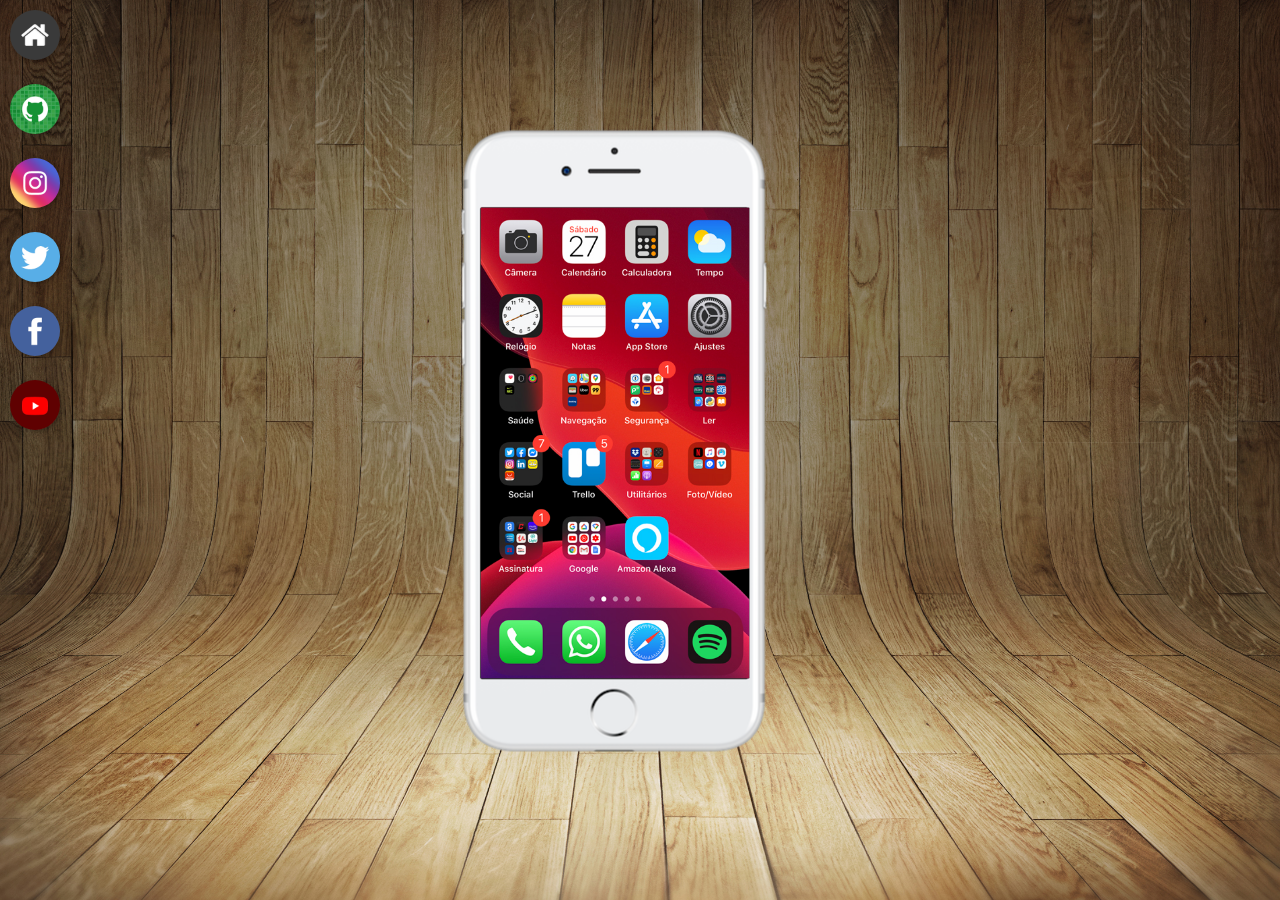
<file: Index.html>
<!DOCTYPE html>
<html lang="pt-br">
<head>
    <meta charset="UTF-8">
    <meta http-equiv="X-UA-Compatible" content="IE=edge">
    <meta name="viewport" content="width=device-width, initial-scale=1.0">
    <link rel="stylesheet" href="style/style.css">
    <link rel="shortcut icon" href="img/favicon.ico" type="image/x-icon">
    <title>Redes Sociais</title>
</head>
<body>
    <main>
        <section id="Telefone">
            <iframe name="Tela" id="Tela" src="home.html" frameborder="0"></iframe>
        </section>
        <section id="Botoes">
            <a href="home.html" target="Tela"><img src="img/logo-home.jpg" alt=""></a> <br>
            <a href="GitHub.html" target="Tela"><img src="img/logo-github.jpg" alt=""></a> <br>
            <a href="Instagram.html" target="Tela"><img src="img/logo-instagram.jpg" alt=""></a> <br>
            <a href="Twitter.html" target="Tela"><img src="img/logo-twitter.jpg" alt=""></a> <br>
            <a href="Facebook.html" target="Tela"><img src="img/logo-facebook.jpg" alt=""></a> <br>
            <a href="YouTube.html" target="Tela"><img src="img/logo-youtube.jpg" alt=""></a>
        </section>
    </main>
</body>
</html>
</file>
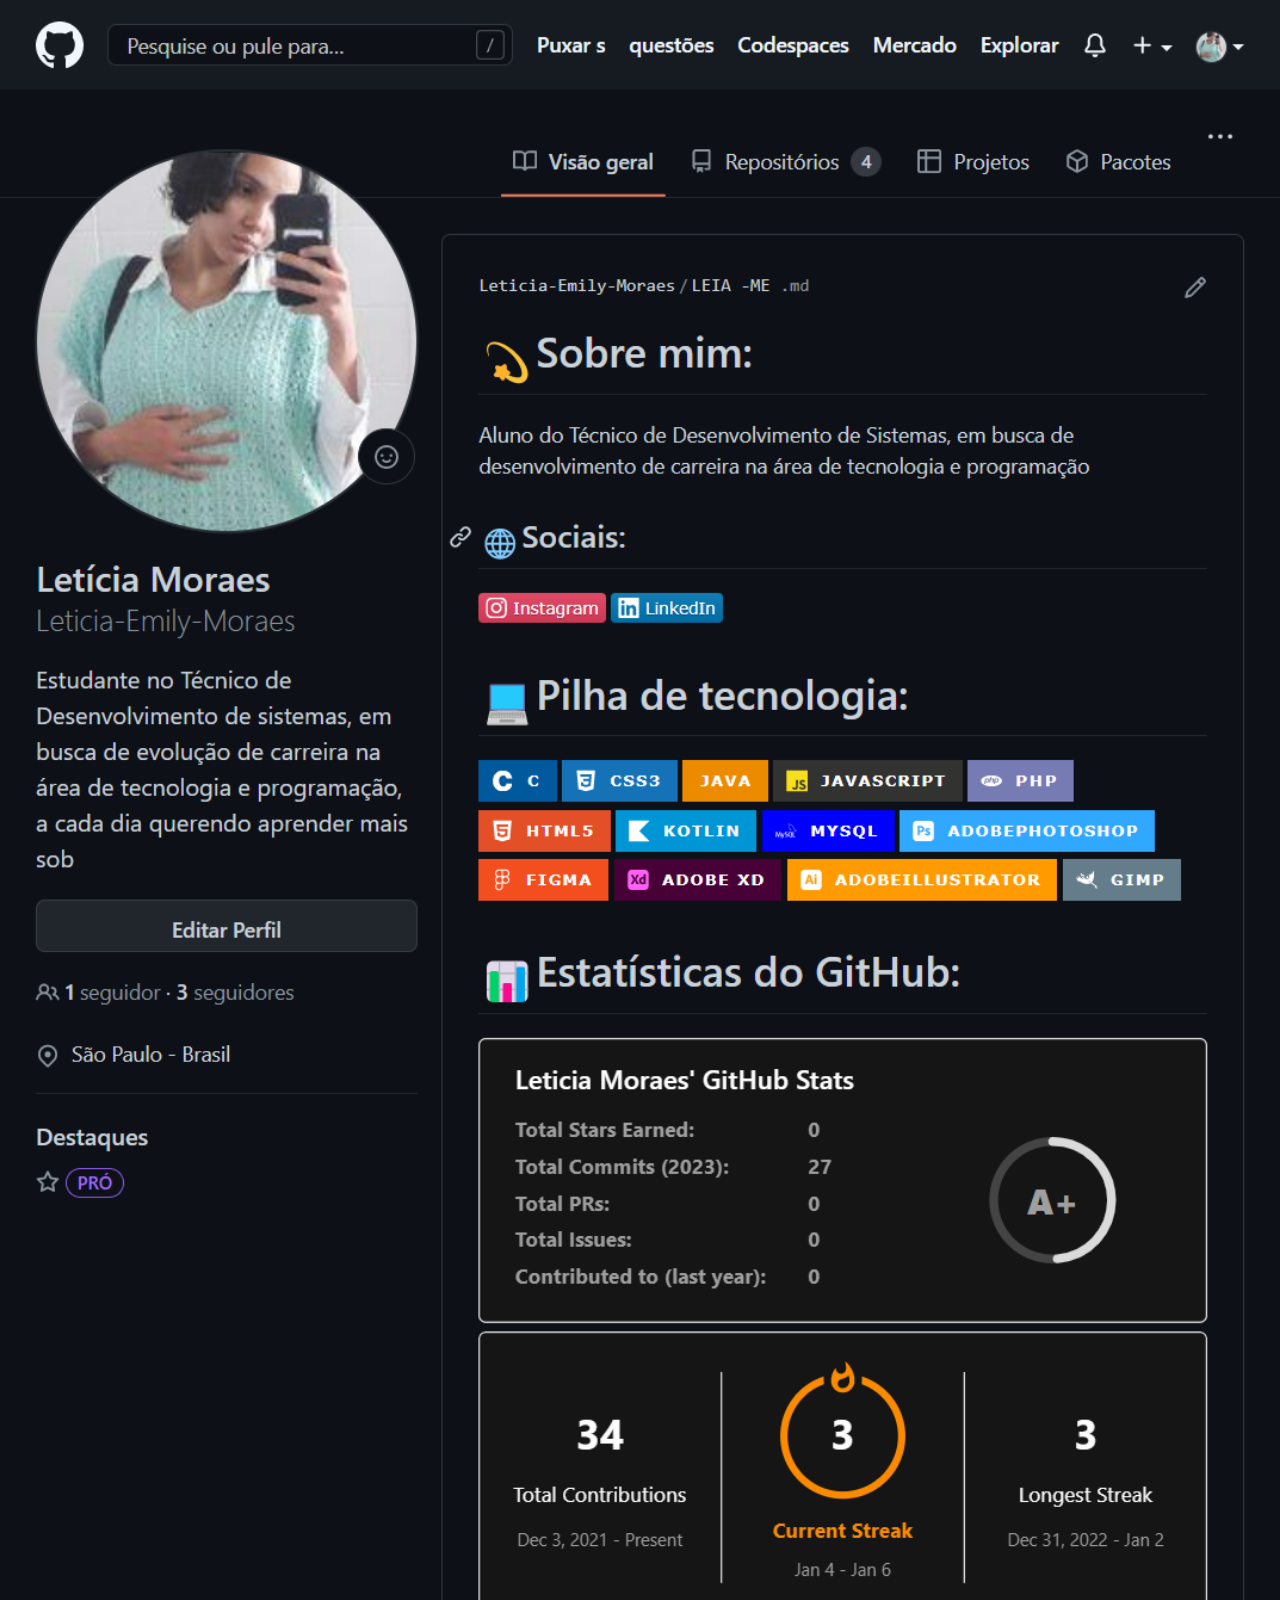
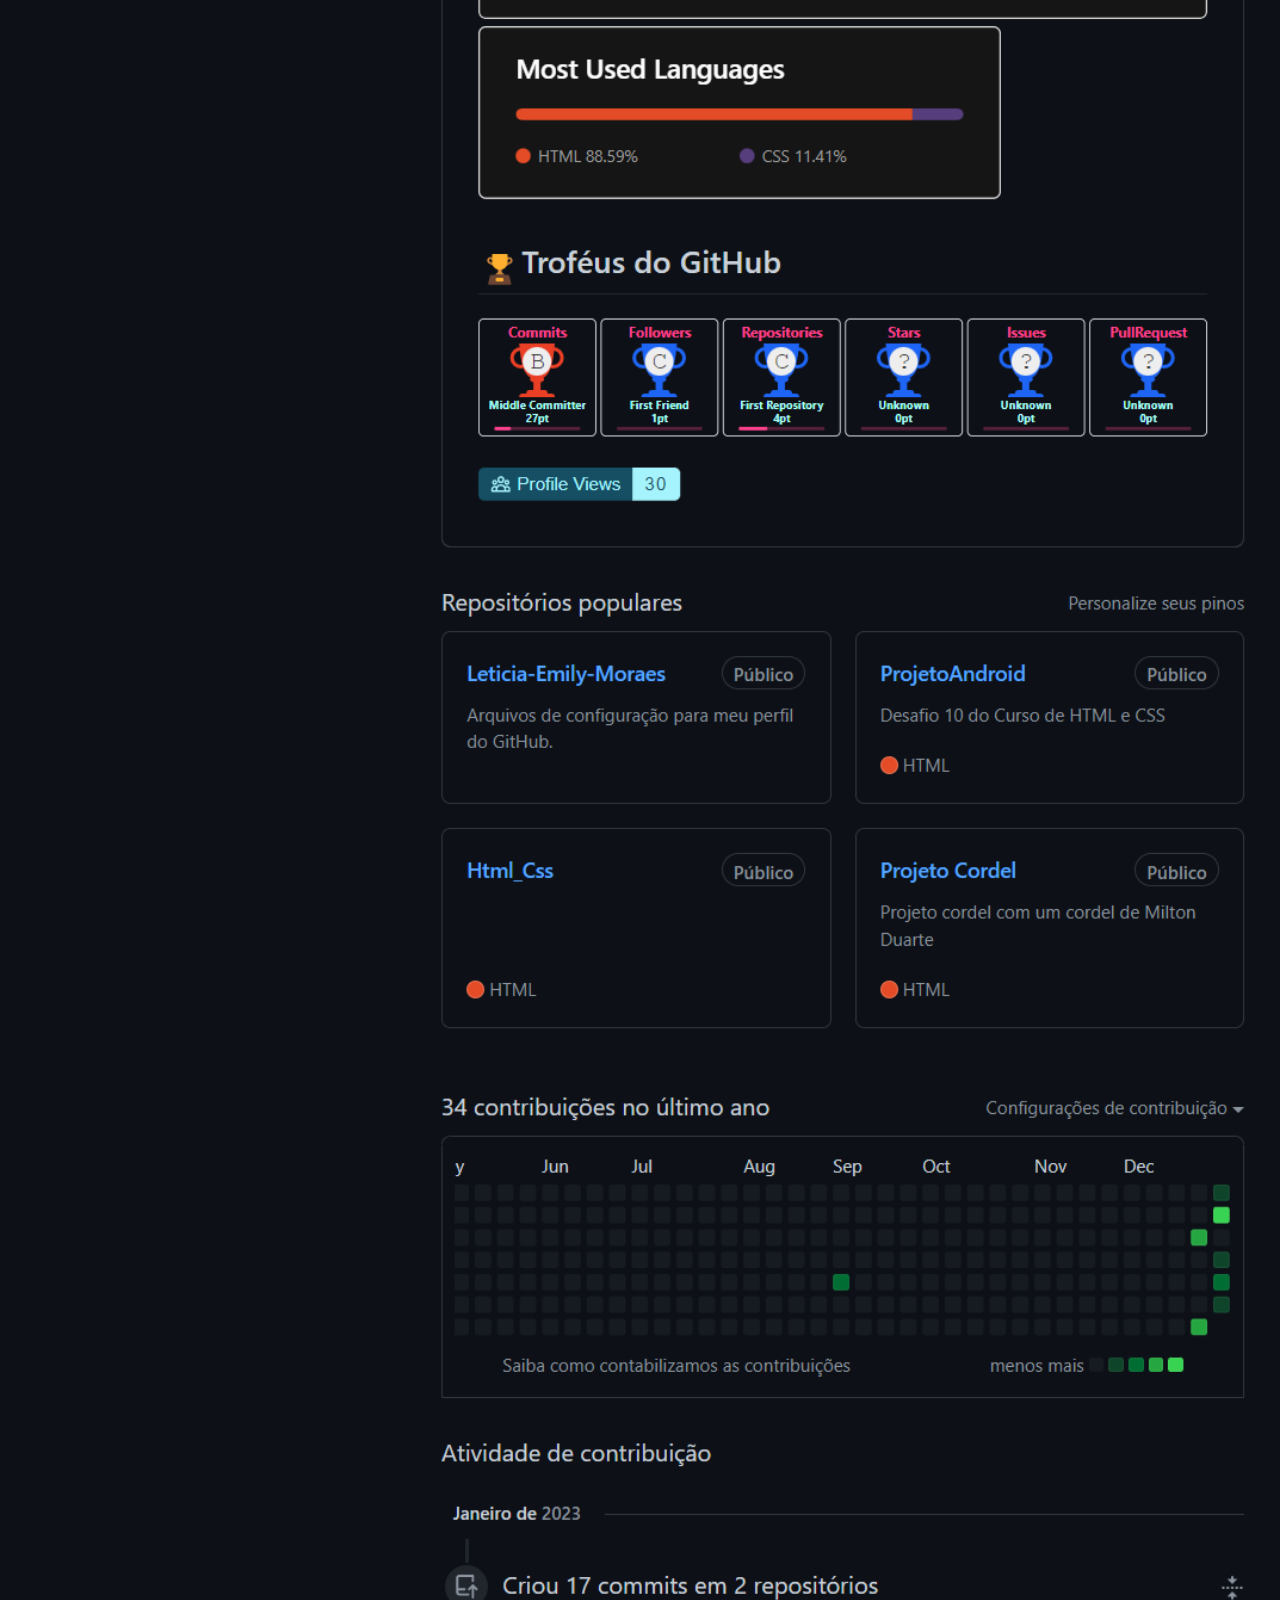
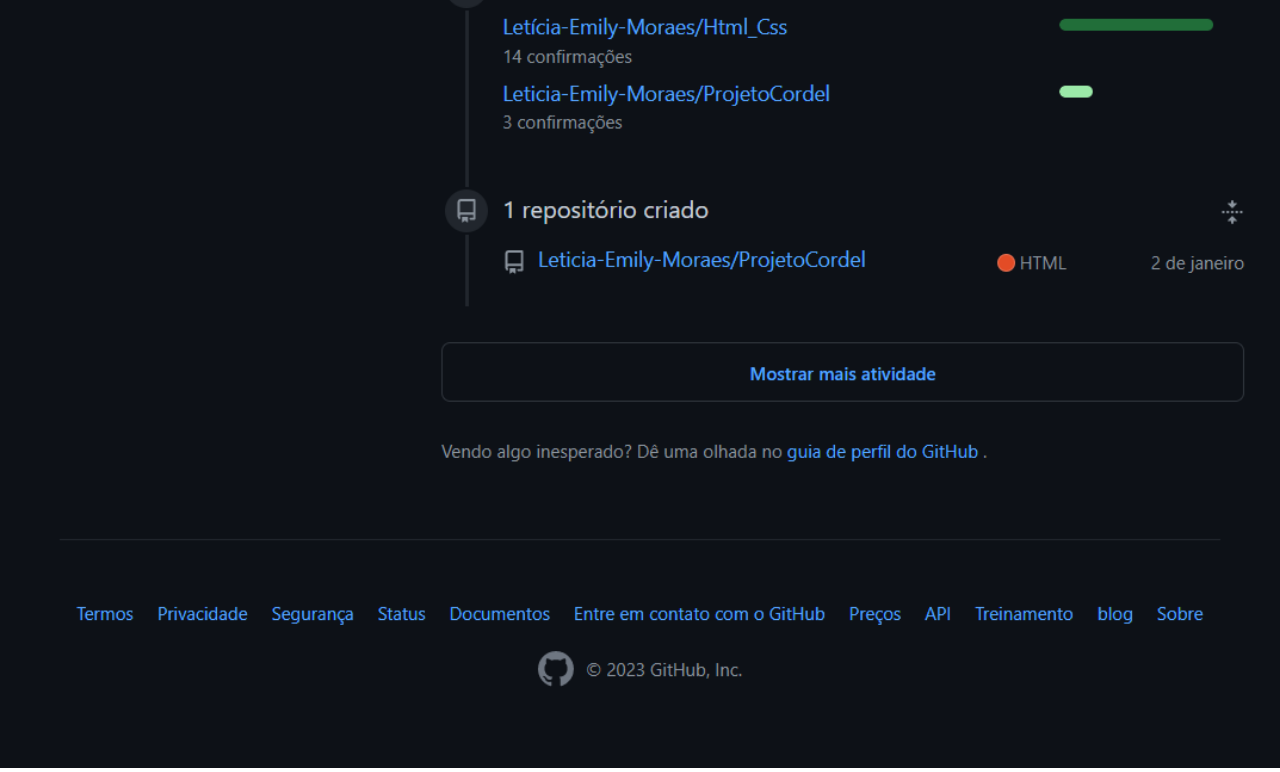
<file: GitHub.html>
<!DOCTYPE html>
<html lang="pt-br">
<head>
    <meta charset="UTF-8">
    <meta http-equiv="X-UA-Compatible" content="IE=edge">
    <meta name="viewport" content="width=device-width, initial-scale=1.0">
    <link rel="stylesheet" href="style/Social.css">
    <title>GitHub</title>
</head>
<body>
    <img src="img/tela-github.png" alt="GitHub">
</body>
</html>
</file>
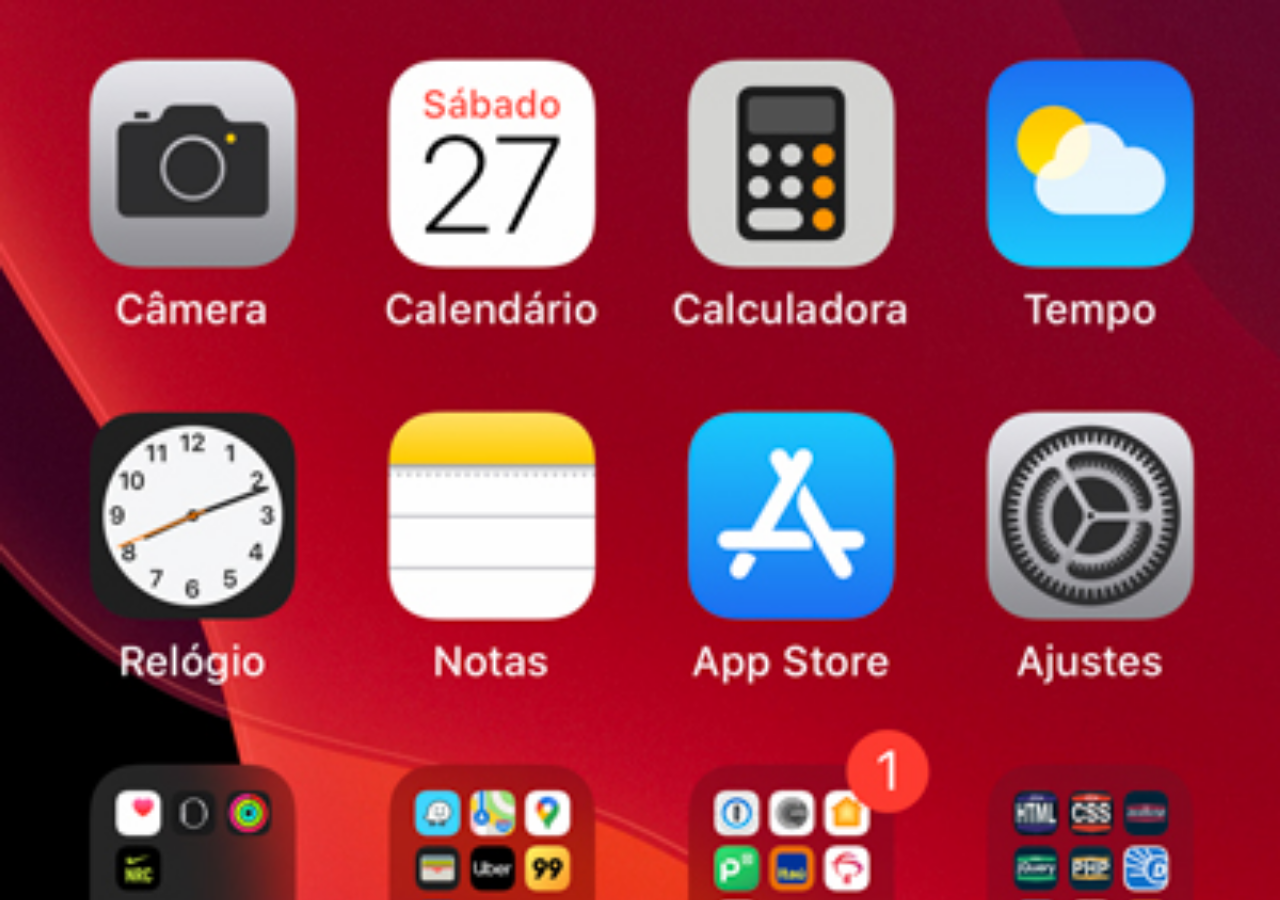
<file: home.html>
<!DOCTYPE html>
<html lang="pt-br">
<head>
    <meta charset="UTF-8">
    <meta http-equiv="X-UA-Compatible" content="IE=edge">
    <meta name="viewport" content="width=device-width, initial-scale=1.0">
    <title>home</title>
    <style>
        *{
            margin: 0;
            padding: 0;
        }
        body{
            width: 100vw;
            height: 100vh;
            background-color: #000000;
            background-image: url("img/tela-home.jpg");
            background-repeat: no-repeat;
            background-position: top center;
            background-size: cover;
        }
    </style>
</head>
<body>
    
</body>
</html>
</file>
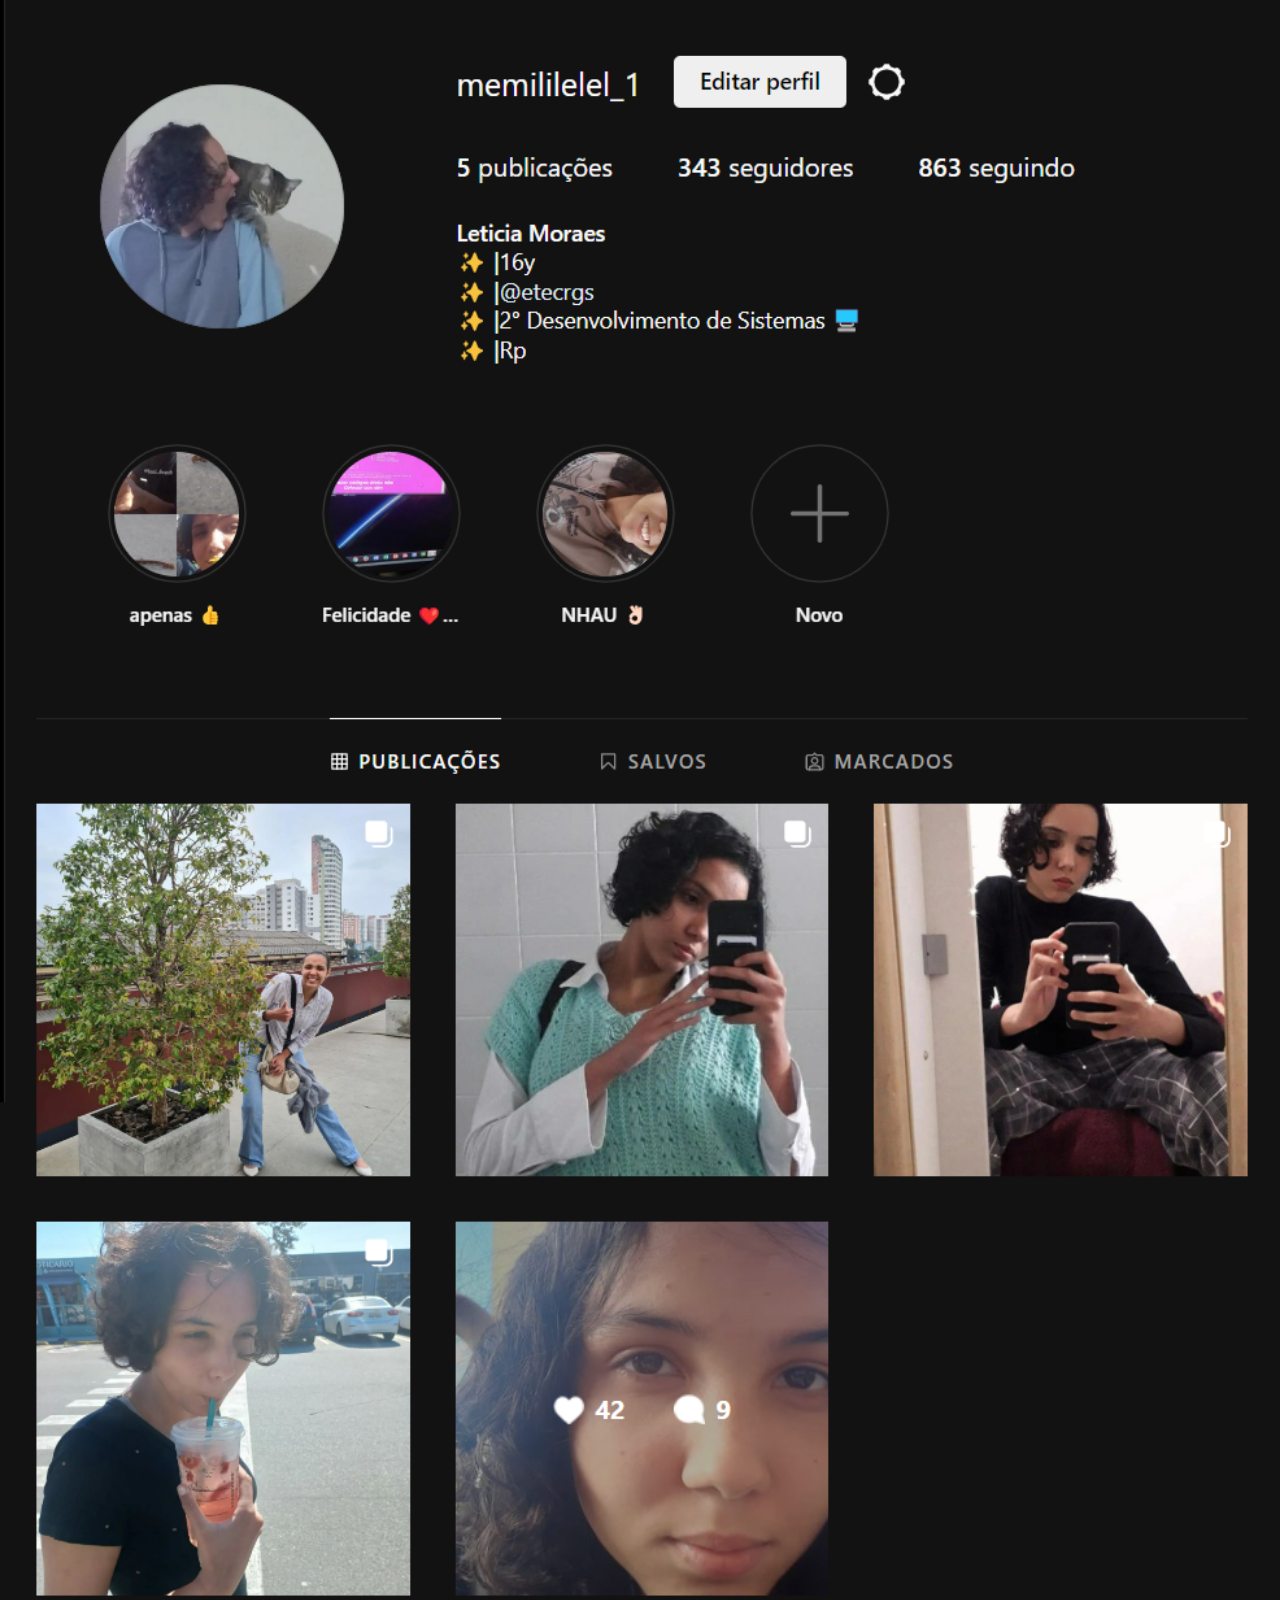
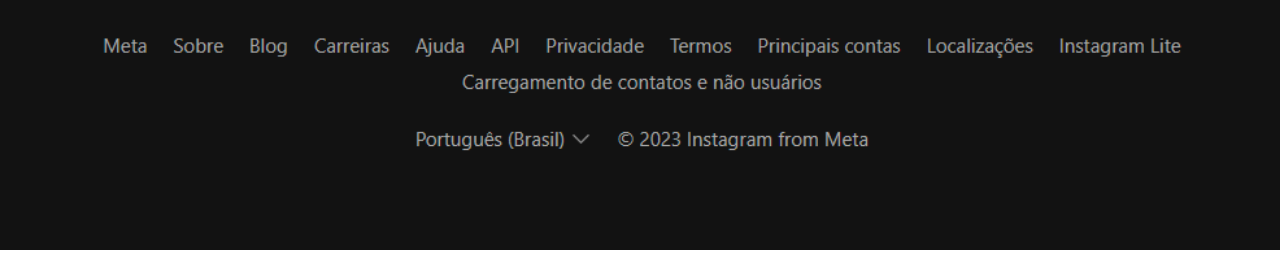
<file: Instagram.html>
<!DOCTYPE html>
<html lang="pt-br">
<head>
    <meta charset="UTF-8">
    <meta http-equiv="X-UA-Compatible" content="IE=edge">
    <meta name="viewport" content="width=device-width, initial-scale=1.0">
    <link rel="stylesheet" href="style/Social.css">
    <title>Instagram</title>
</head>
<body>
    <img src="img/tela-instagram.png" alt="Instagram">
</body>
</html>
</file>
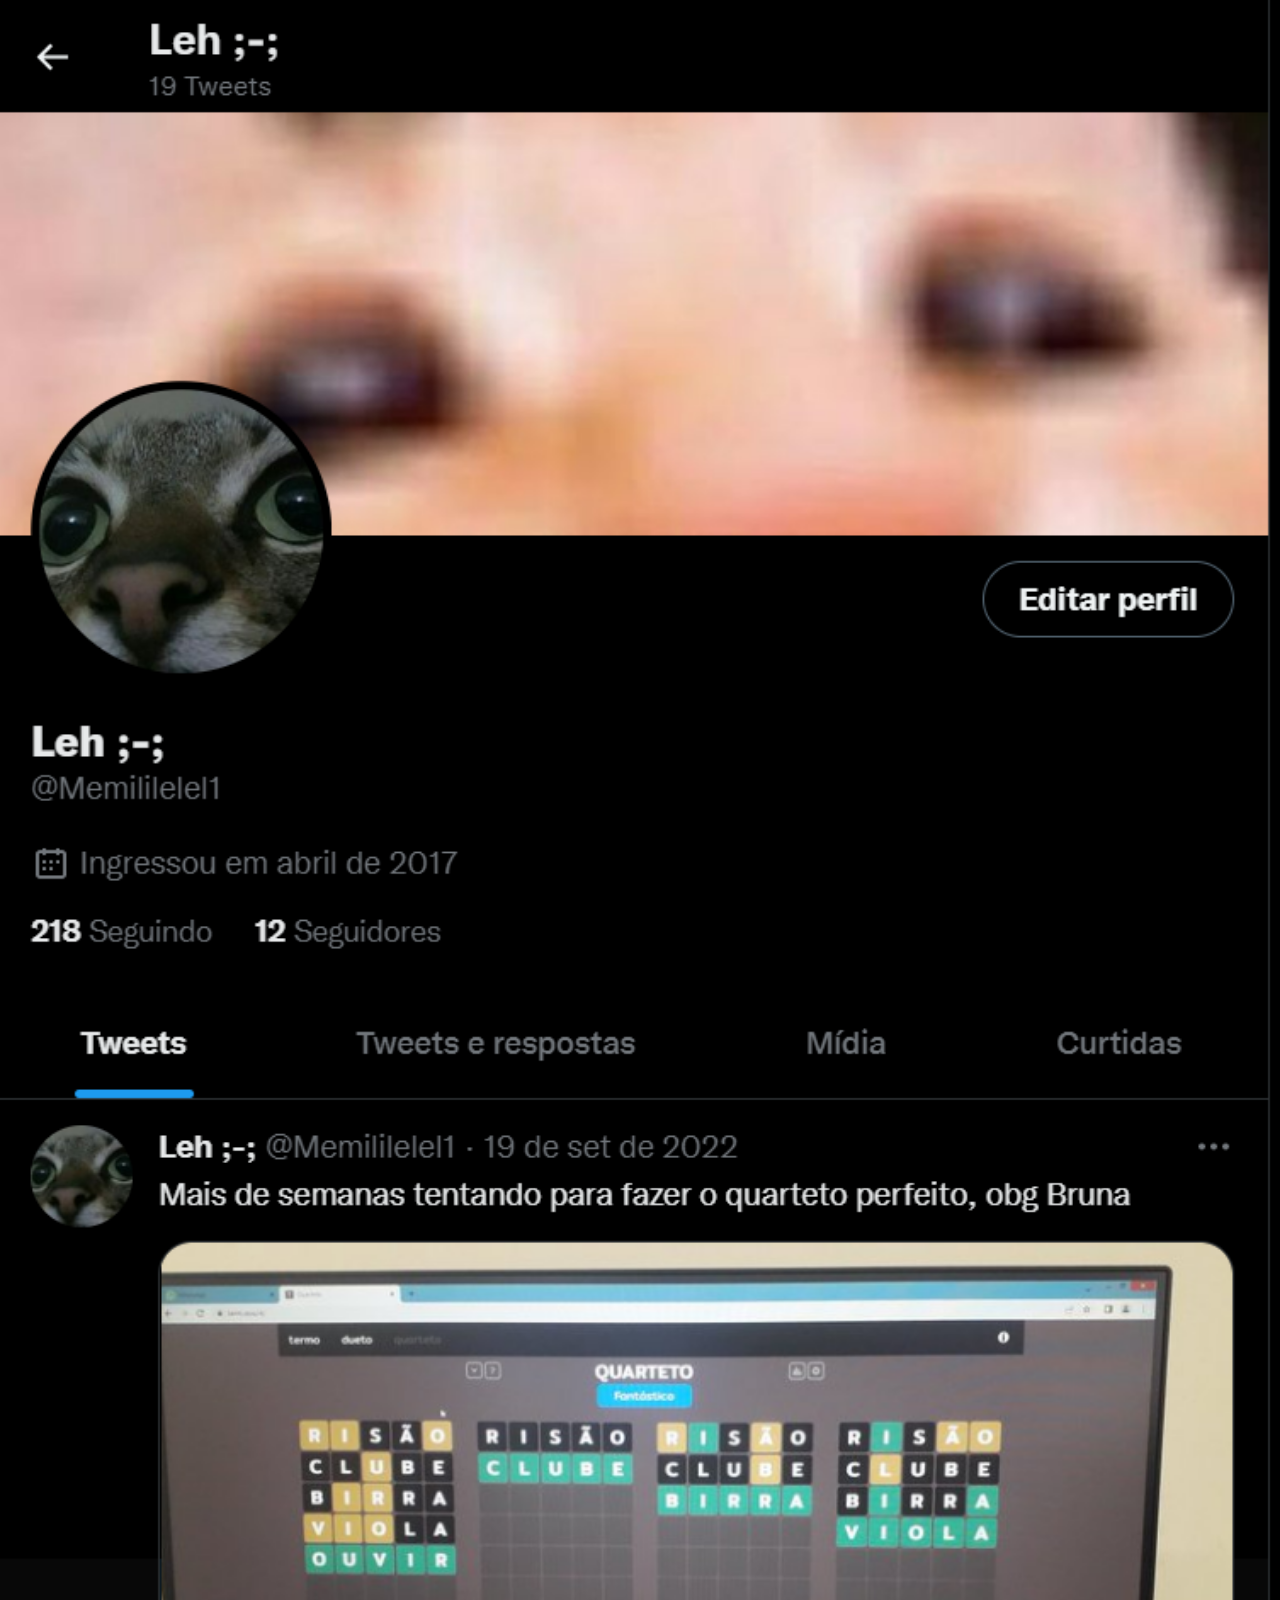
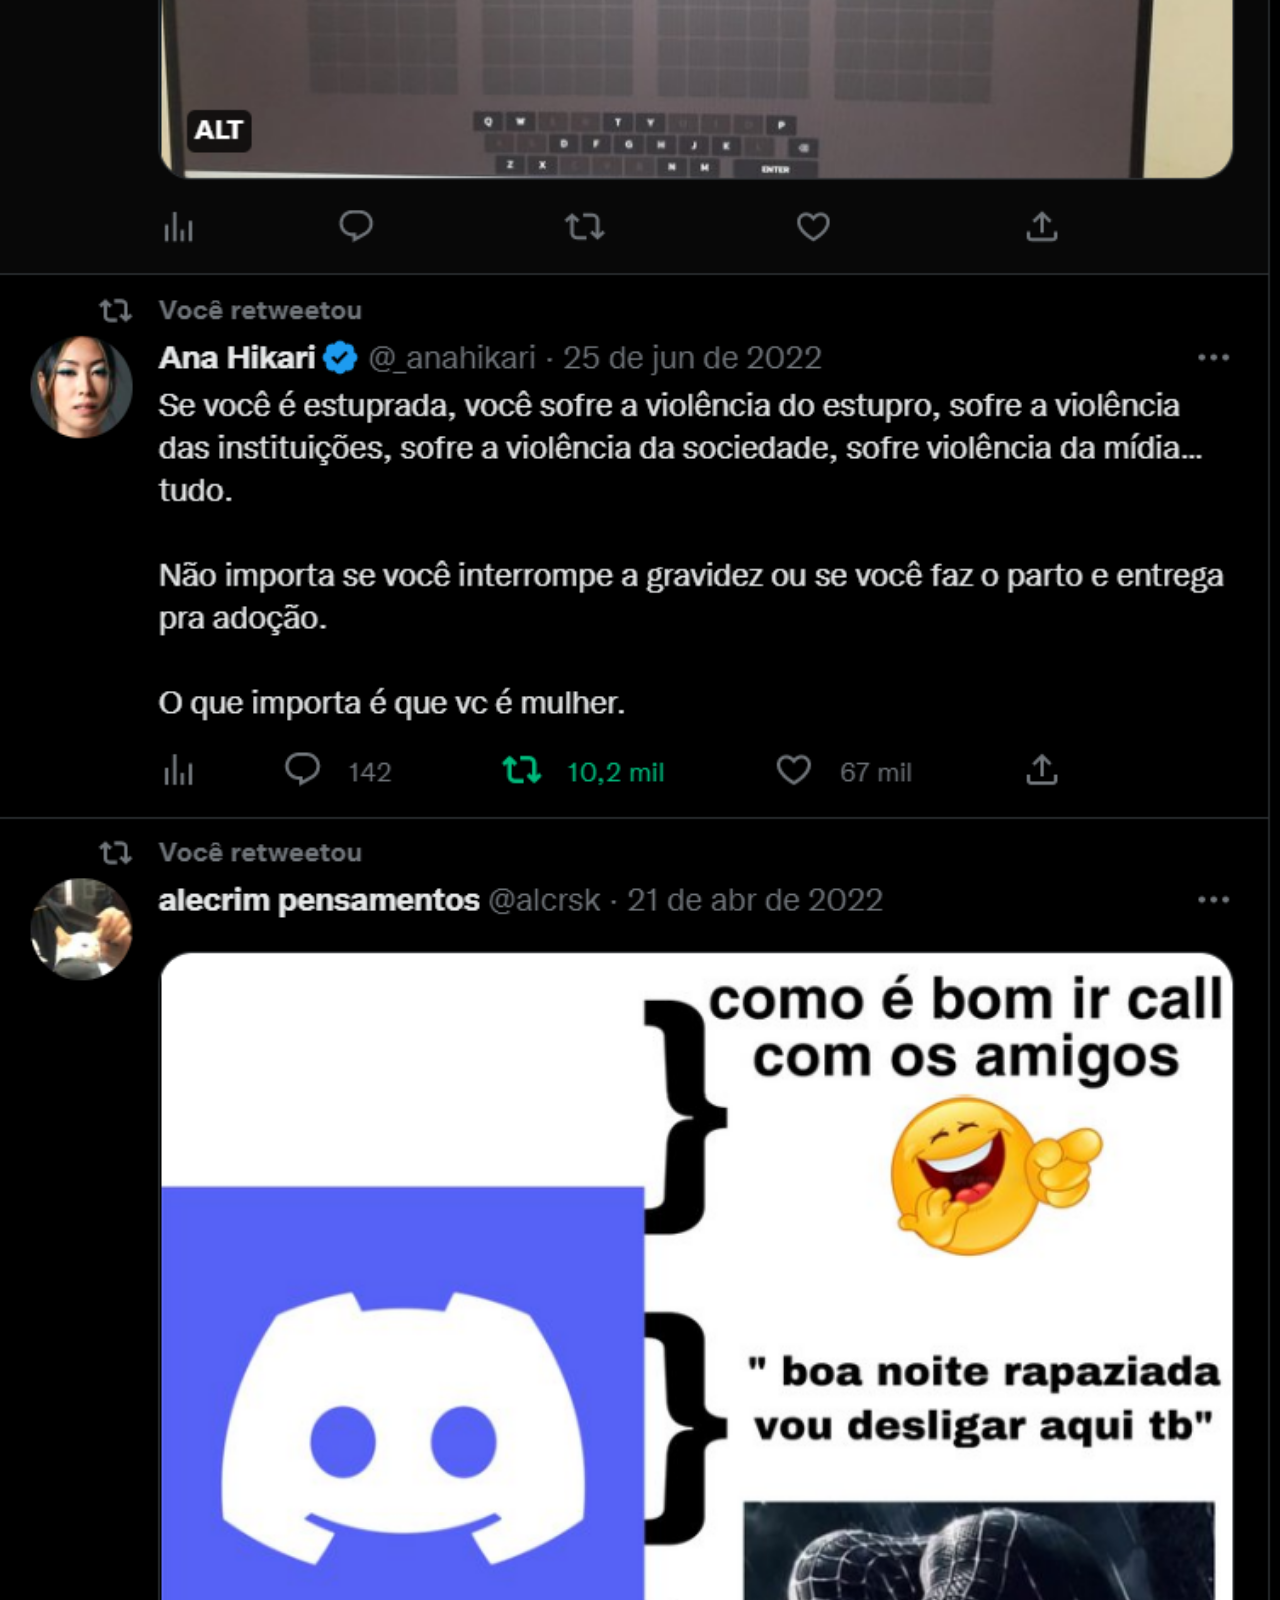
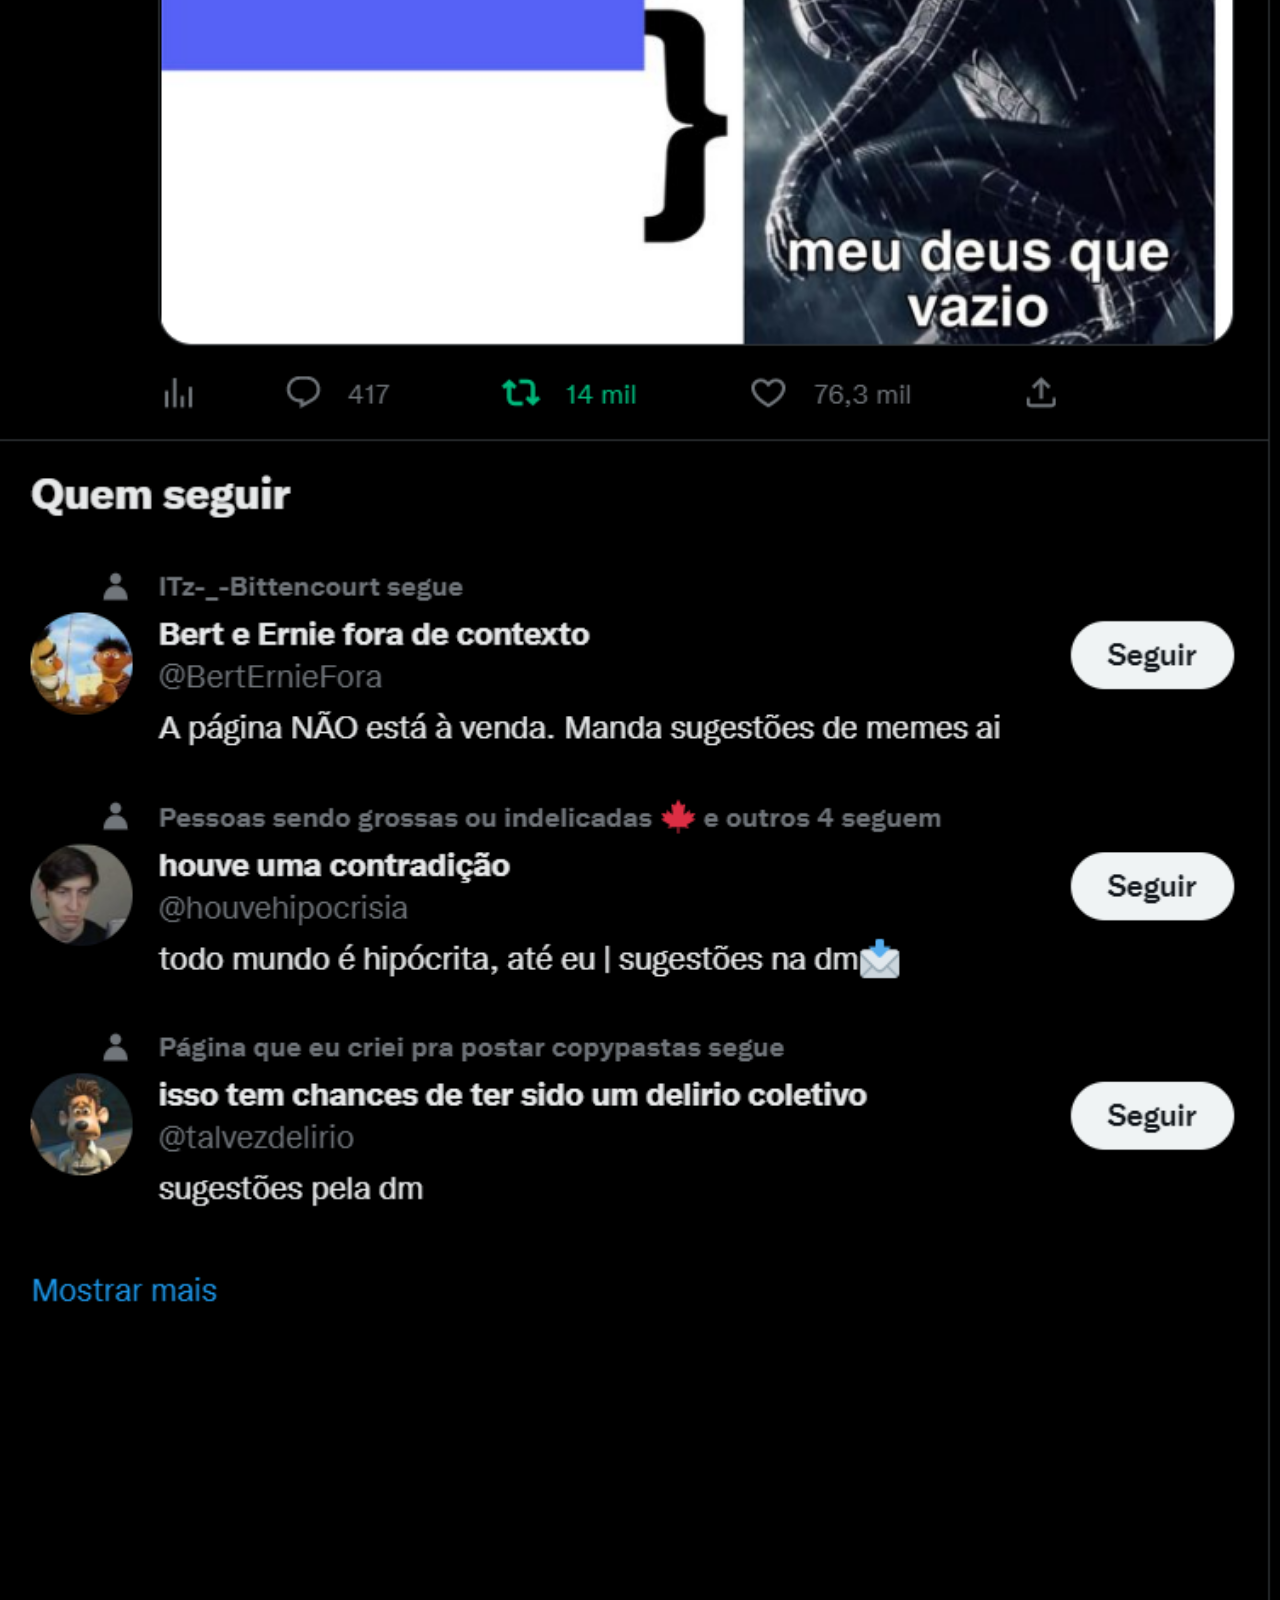
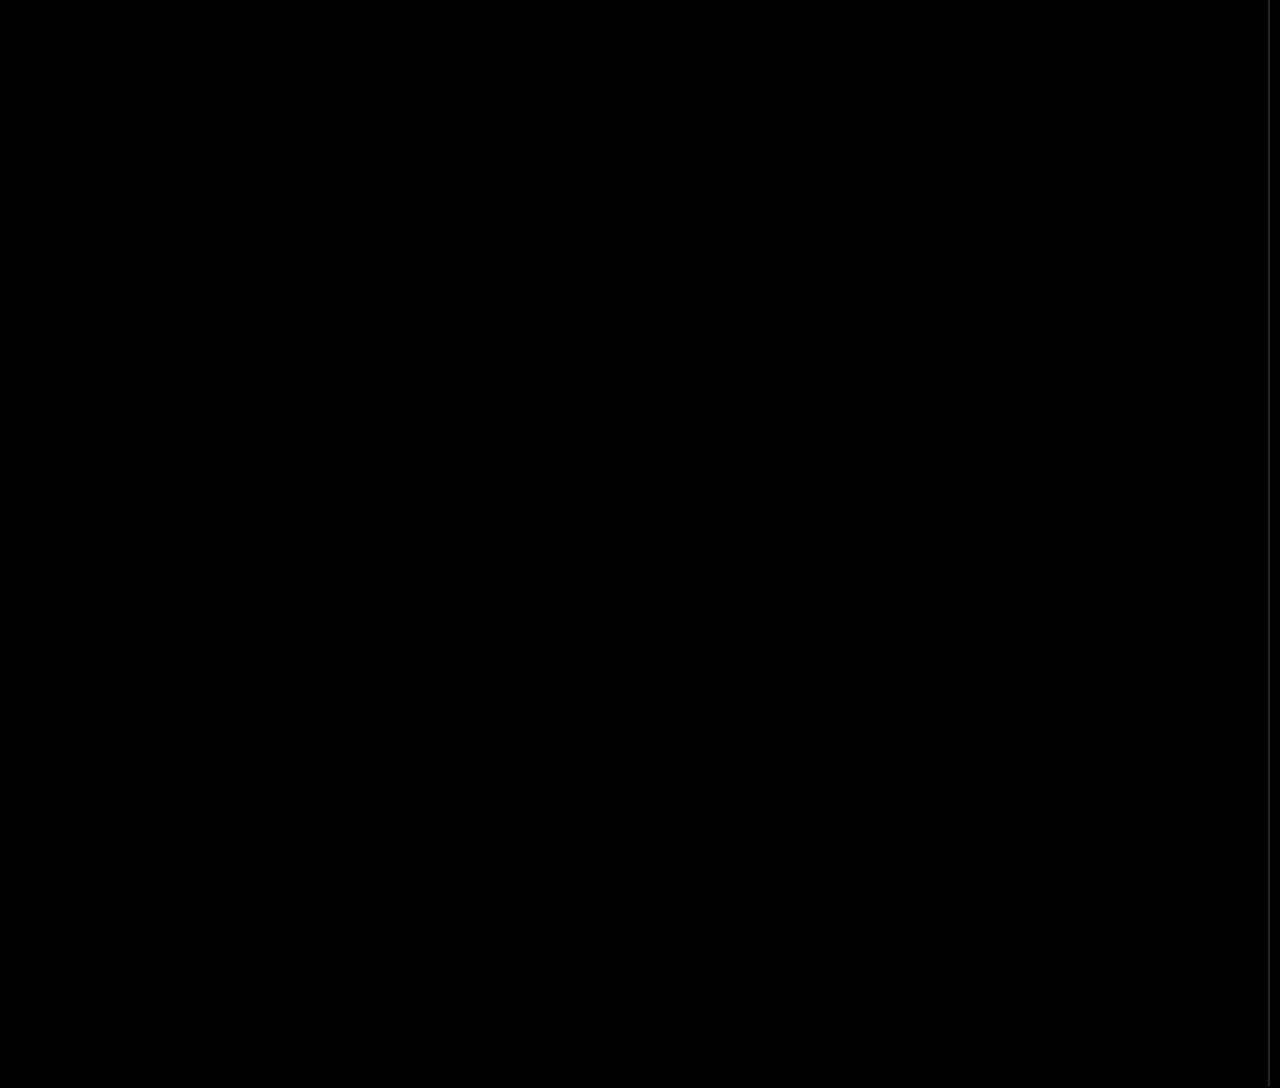
<file: Twitter.html>
<!DOCTYPE html>
<html lang="pt-br">
<head>
    <meta charset="UTF-8">
    <meta http-equiv="X-UA-Compatible" content="IE=edge">
    <meta name="viewport" content="width=device-width, initial-scale=1.0">
    <link rel="stylesheet" href="style/Social.css">
    <title>Twitter</title>
</head>
<body>
    <img src="img/tela-twitter.png" alt="Twitter">
</body>
</html>
</file>
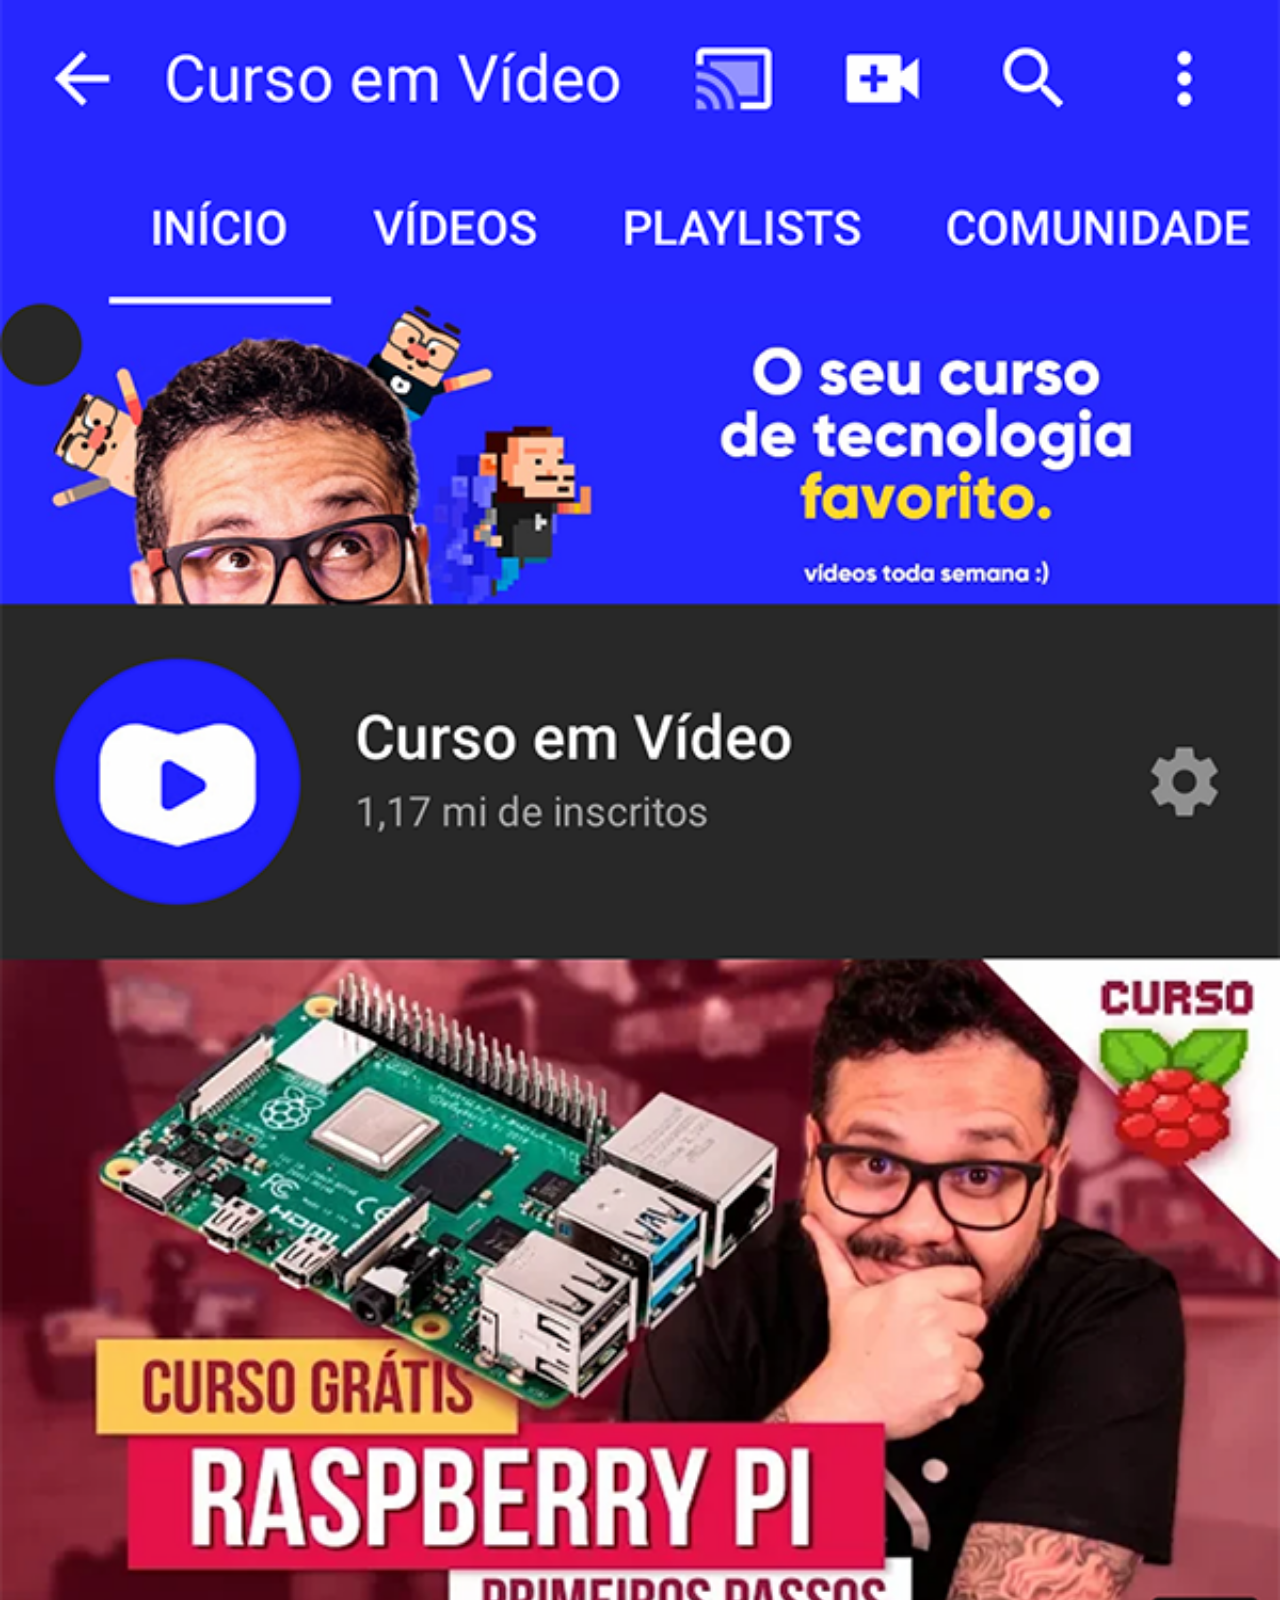
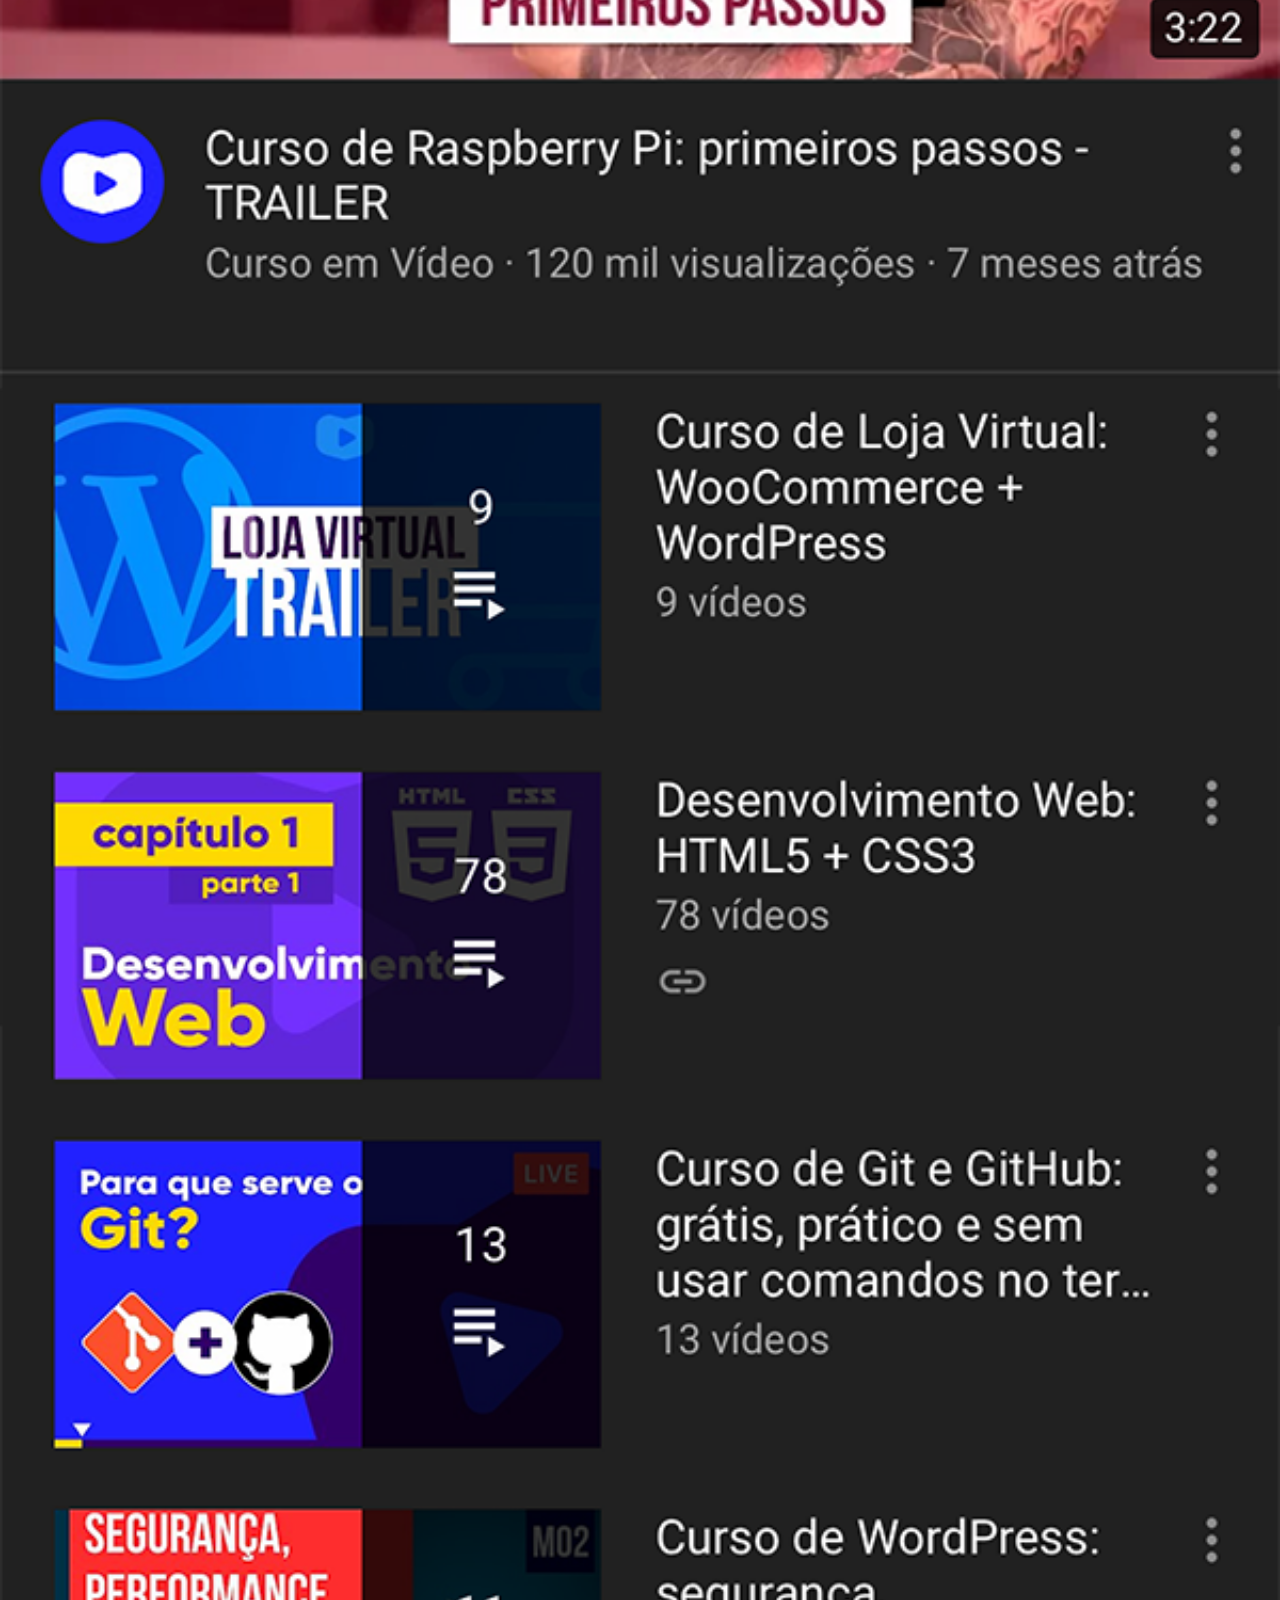
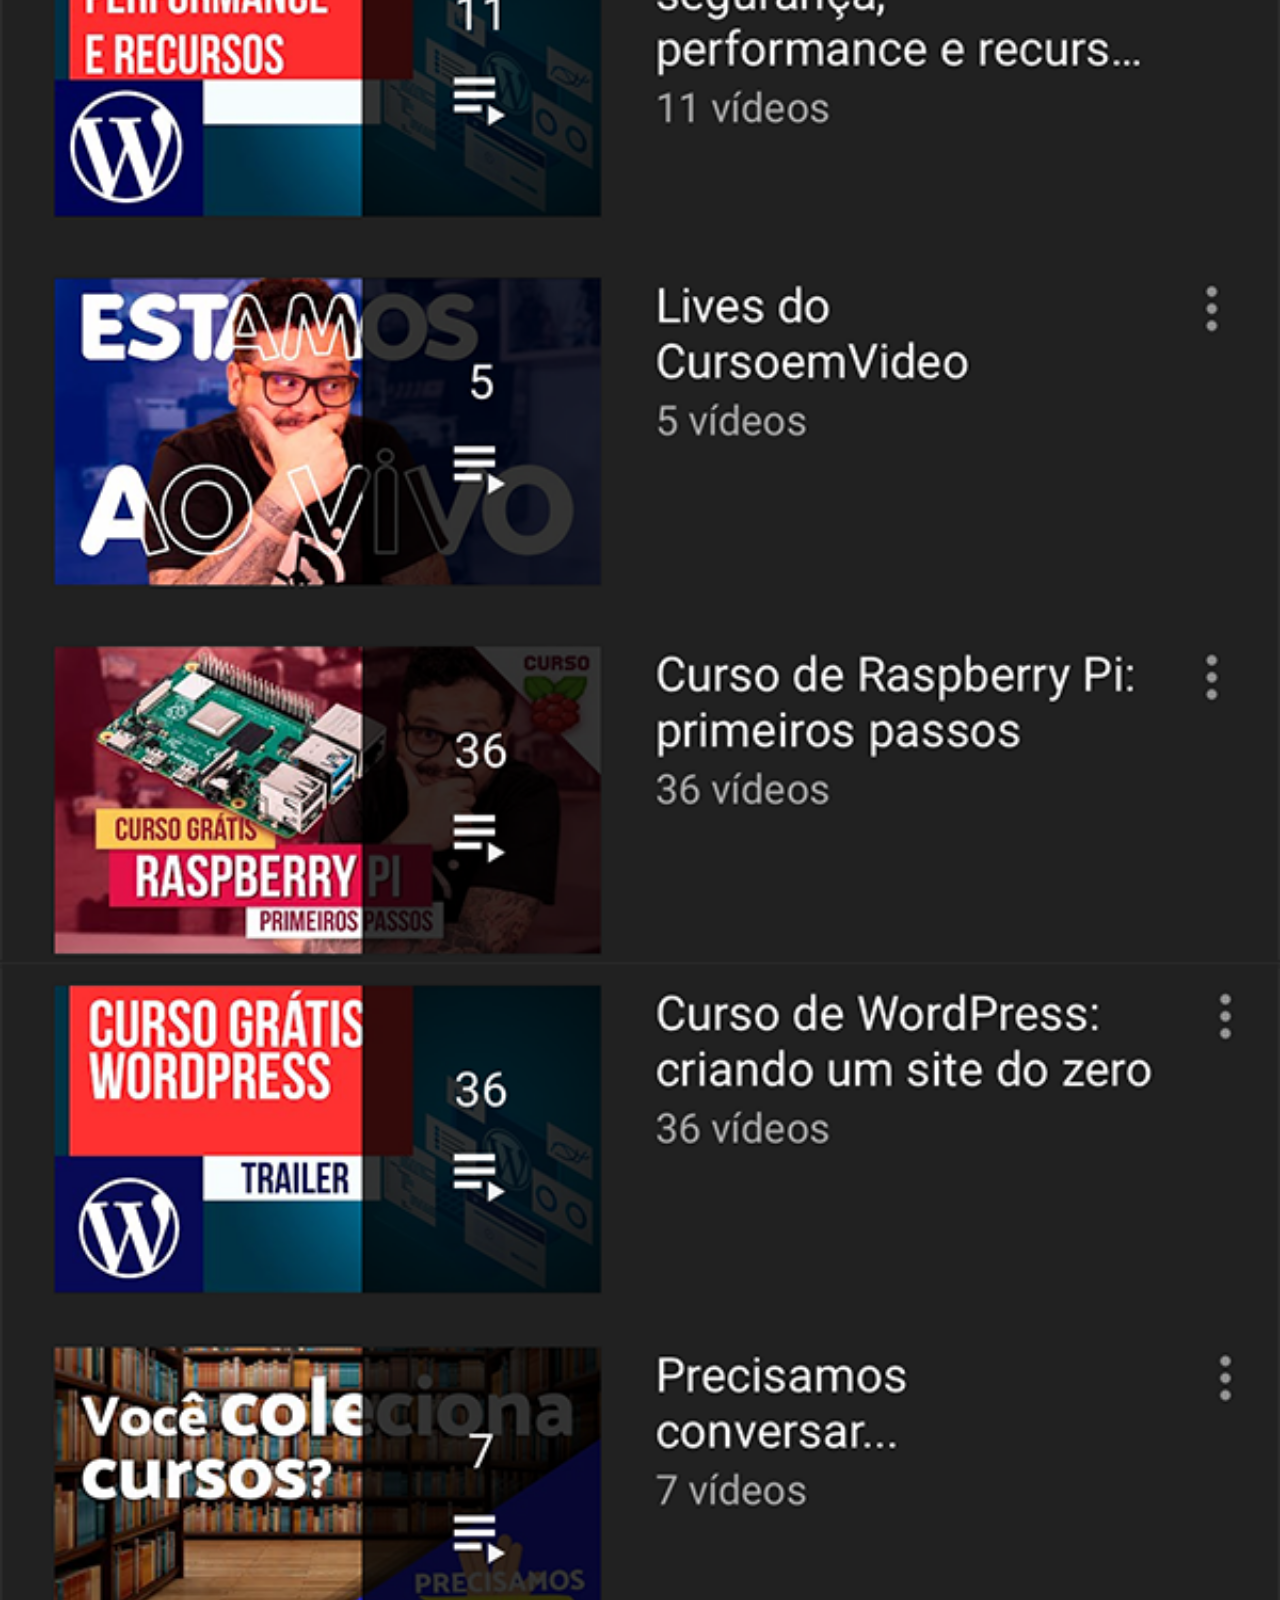
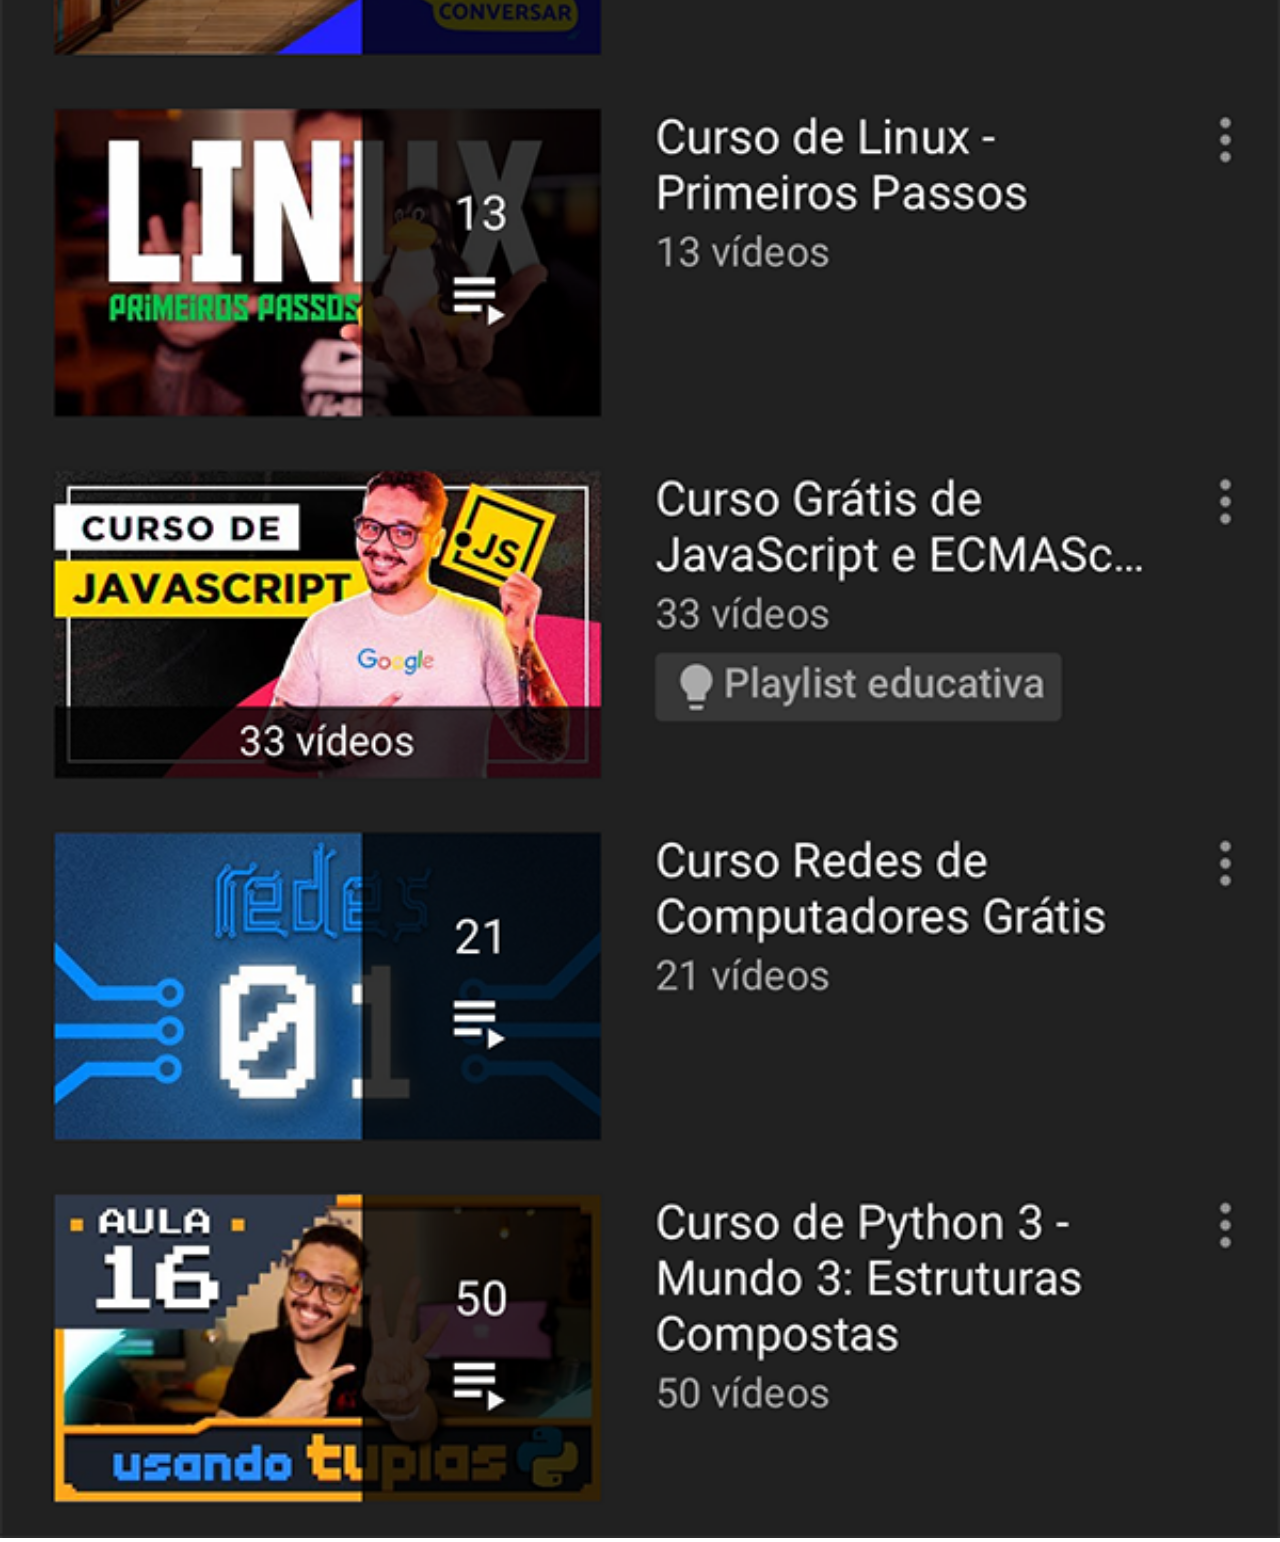
<file: YouTube.html>
<!DOCTYPE html>
<html lang="pt-br">
<head>
    <meta charset="UTF-8">
    <meta http-equiv="X-UA-Compatible" content="IE=edge">
    <meta name="viewport" content="width=device-width, initial-scale=1.0">
    <link rel="stylesheet" href="style/Social.css">
    <title>Youtube</title>
</head>
<body>
    <img src="img/tela-youtube.png" alt="YouTube">
</body>
</html>
</file>
<file: style/style.css>
@charset 'UTF-8';
*{
    margin: 0;
    padding: 0;
}
body{
    position: relative;
    width: 96vw;
    height: 97vh;
    background-color: #50422e;
    background-image: url("../img/fundo-madeira.jpg");
    background-size: cover;
    background-attachment: fixed;
    background-position: top center;
    background-repeat: no-repeat;
}
main{
    position: relative;
    height: 98vh;
}
#Telefone{
    position: absolute;
    top: 50%;
    left: 50%;
    transform: translate(-50%, -50%);
    background-image: url("../img/frame-iphone.png");
    height: 627px;
    width: 311px;
}
#Tela{
    position: relative;
    top: 80px;
    left: 22px;
    width: 269px;
    height: 471px;
}
#Botoes{

}
#Botoes a img{
    border-radius: 50%;
    width: 50px;
    margin: 10px;
    box-shadow: 2px 2px 5px #00000041;
    box-sizing: border-box;
}
#Botoes a img:hover{
    border: 2px solid #ffffff8e;
    transform: translate(-3px, -3px);
    transition: transform 0.5s;
    box-shadow: 5px 5px 10px #00000044;
}
</file>
<file: style/Social.css>
@charset 'UTF-8';
*{
    margin: 0;
    padding: 0;
}
::-webkit-scrollbar{
    width: 0px;
    height: 0px;
}
img{
    width: 100vw;
}
</file>
